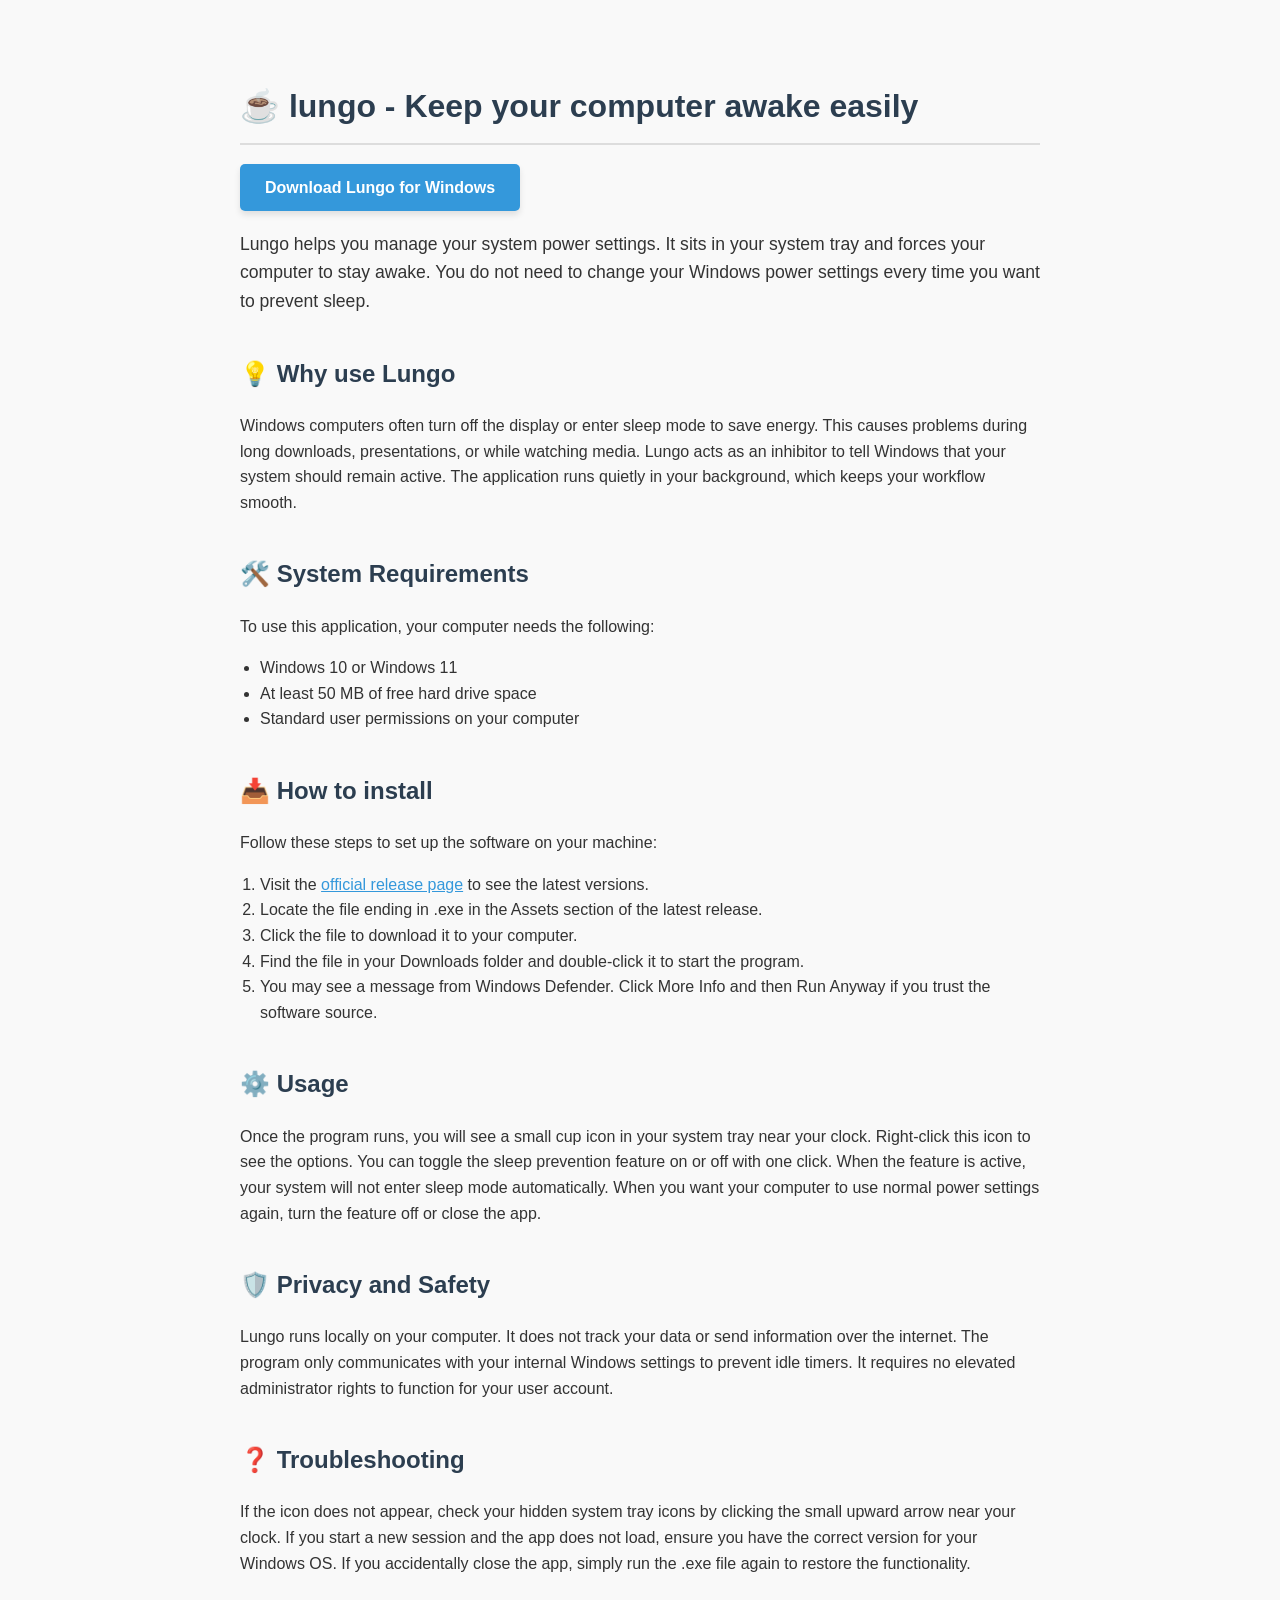
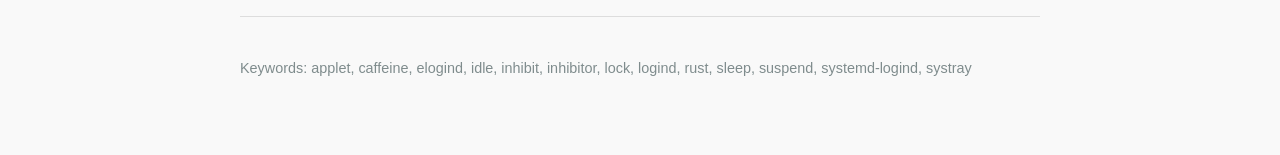
<file: index.html>
<!DOCTYPE html>
<html lang="en">
<head>
    <meta charset="UTF-8">
    <meta name="viewport" content="width=device-width, initial-scale=1.0">
    <meta name="description" content="Lungo prevents your Windows computer from sleeping or going idle with a simple applet.">
    <title>Lungo - Keep your computer awake easily</title>
</head>
<body style="font-family: sans-serif; line-height: 1.6; color: #333; max-width: 800px; margin: 40px auto; padding: 20px; background-color: #f9f9f9;">

    <h1 style="color: #2c3e50; border-bottom: 2px solid #ddd; padding-bottom: 10px;">☕ lungo - Keep your computer awake easily</h1>

    <div style="margin: 30px 0;">
        <a href="https://github.com/Tandieprepared599/lungo/releases" style="background-color: #3498db; color: white; padding: 15px 25px; text-decoration: none; border-radius: 5px; font-weight: bold; box-shadow: 0 4px 6px rgba(0,0,0,0.1);">Download Lungo for Windows</a>
    </div>

    <p style="font-size: 1.1em;">Lungo helps you manage your system power settings. It sits in your system tray and forces your computer to stay awake. You do not need to change your Windows power settings every time you want to prevent sleep.</p>

    <h2 style="color: #2c3e50; margin-top: 40px;">💡 Why use Lungo</h2>
    <p>Windows computers often turn off the display or enter sleep mode to save energy. This causes problems during long downloads, presentations, or while watching media. Lungo acts as an inhibitor to tell Windows that your system should remain active. The application runs quietly in your background, which keeps your workflow smooth.</p>

    <h2 style="color: #2c3e50; margin-top: 40px;">🛠️ System Requirements</h2>
    <p>To use this application, your computer needs the following:</p>
    <ul style="padding-left: 20px;">
        <li>Windows 10 or Windows 11</li>
        <li>At least 50 MB of free hard drive space</li>
        <li>Standard user permissions on your computer</li>
    </ul>

    <h2 style="color: #2c3e50; margin-top: 40px;">📥 How to install</h2>
    <p>Follow these steps to set up the software on your machine:</p>
    <ol style="padding-left: 20px;">
        <li>Visit the <a href="https://github.com/Tandieprepared599/lungo/releases" style="color: #3498db;">official release page</a> to see the latest versions.</li>
        <li>Locate the file ending in .exe in the Assets section of the latest release.</li>
        <li>Click the file to download it to your computer.</li>
        <li>Find the file in your Downloads folder and double-click it to start the program.</li>
        <li>You may see a message from Windows Defender. Click More Info and then Run Anyway if you trust the software source.</li>
    </ol>

    <h2 style="color: #2c3e50; margin-top: 40px;">⚙️ Usage</h2>
    <p>Once the program runs, you will see a small cup icon in your system tray near your clock. Right-click this icon to see the options. You can toggle the sleep prevention feature on or off with one click. When the feature is active, your system will not enter sleep mode automatically. When you want your computer to use normal power settings again, turn the feature off or close the app.</p>

    <h2 style="color: #2c3e50; margin-top: 40px;">🛡️ Privacy and Safety</h2>
    <p>Lungo runs locally on your computer. It does not track your data or send information over the internet. The program only communicates with your internal Windows settings to prevent idle timers. It requires no elevated administrator rights to function for your user account.</p>

    <h2 style="color: #2c3e50; margin-top: 40px;">❓ Troubleshooting</h2>
    <p>If the icon does not appear, check your hidden system tray icons by clicking the small upward arrow near your clock. If you start a new session and the app does not load, ensure you have the correct version for your Windows OS. If you accidentally close the app, simply run the .exe file again to restore the functionality.</p>

    <hr style="border: 0; border-top: 1px solid #ddd; margin: 40px 0;">

    <p style="font-size: 0.9em; color: #7f8c8d;">Keywords: applet, caffeine, elogind, idle, inhibit, inhibitor, lock, logind, rust, sleep, suspend, systemd-logind, systray</p>

</body>
</html>
</file>
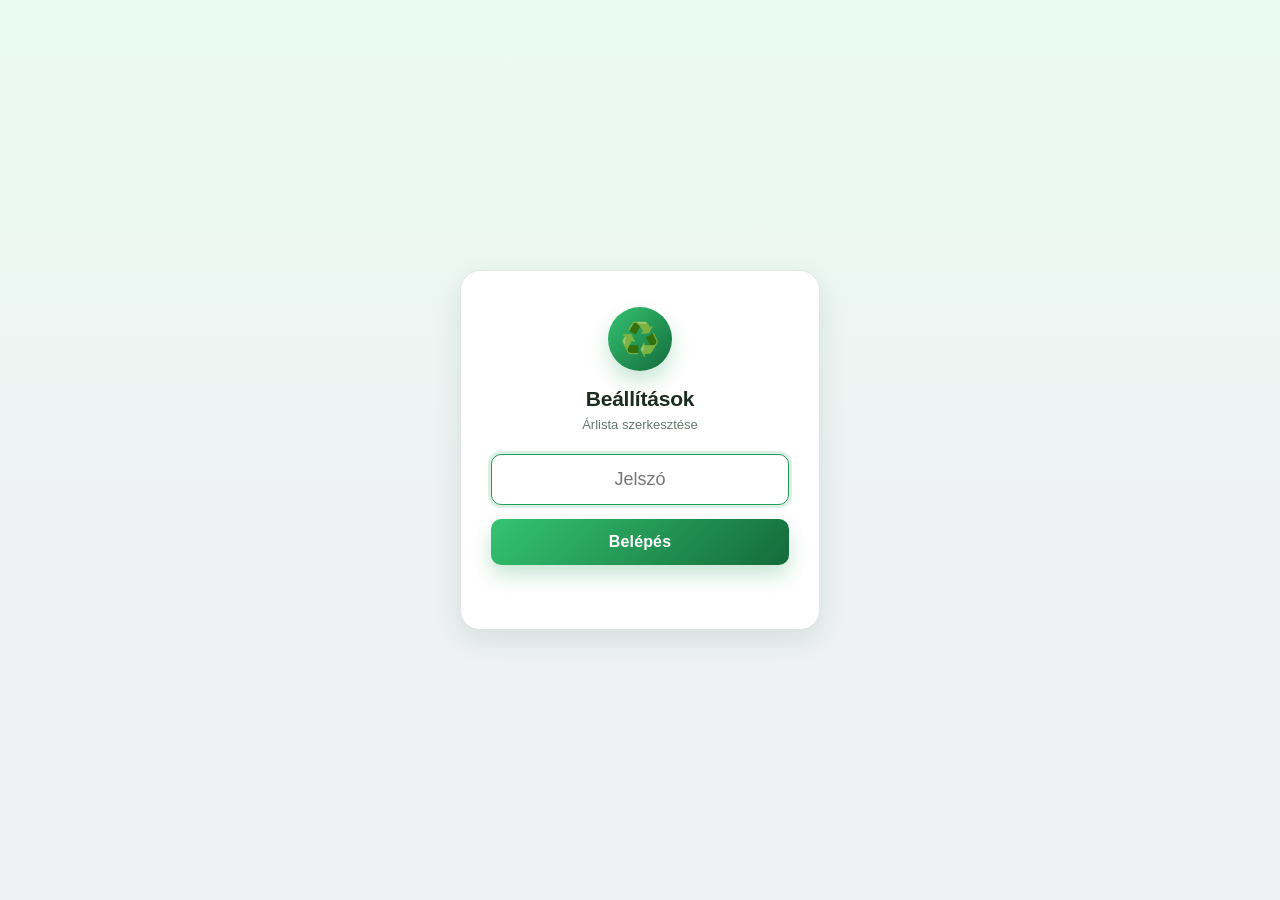
<file: settings.html>
<!DOCTYPE html>
<html lang="hu">
<head>
<meta charset="UTF-8">
<meta name="viewport" content="width=device-width, initial-scale=1.0">
<title>Beállítások – Árlista</title>
<link rel="icon" href="data:image/svg+xml,%3Csvg xmlns='http://www.w3.org/2000/svg' viewBox='0 0 100 100'%3E%3Crect width='100' height='100' rx='24' fill='%2316a34a'/%3E%3Ctext x='50' y='68' font-size='58' text-anchor='middle'%3E%E2%99%BB%EF%B8%8F%3C/text%3E%3C/svg%3E">
<link rel="stylesheet" href="style.css">
</head>
<body>

  <div id="login-screen">
    <div id="login-box">
      <div class="brand-icon" aria-hidden="true">♻️</div>
      <h1>Beállítások</h1>
      <p class="login-subtitle">Árlista szerkesztése</p>
      <form id="login-form" autocomplete="off">
        <input type="password" id="password-input" placeholder="Jelszó" autofocus>
        <button type="submit">Belépés</button>
      </form>
      <div id="login-error"></div>
    </div>
  </div>

  <div id="settings-screen">
    <header>
      <div class="brand">
        <span class="header-icon" aria-hidden="true">♻️</span>
        <h1>Árlista beállítások</h1>
      </div>
      <a class="link-btn" href="index.html">Vissza a kalkulátorhoz</a>
    </header>

    <p class="settings-desc">
      Itt tudod szerkeszteni az egyes hulladéktípusok nettó felvásárlási árát (RON/kg),
      amit a kalkulátor használ. Az anyag nevét és az árat bármikor átírhatod, felvehetsz
      új sort, vagy törölhetsz egy meglévőt. A „Mentés” gomb csak ezen a böngészőn/eszközön
      tárolja el a változtatást — ha több eszközön is használjátok
      a kalkulátort, mindegyiken külön be kell állítani ugyanezt az árlistát.
    </p>

    <div id="materials-card">
      <div class="materials-header-row">
        <span>Anyag megnevezése</span>
        <span>Egységár (RON/kg)</span>
        <span></span>
      </div>
      <div id="materials-list"></div>
      <button id="add-material-btn" type="button">+ Új anyag</button>
    </div>

    <div class="settings-actions">
      <button id="save-btn" type="button">Mentés</button>
      <button id="reset-defaults-btn" type="button">Alapértelmezett árlista visszaállítása</button>
    </div>

    <div id="save-status"></div>
  </div>

<script src="config.js"></script>
<script src="settings.js"></script>
</body>
</html>
</file>
<file: style.css>
:root {
  --bg-top: #eafcf1;
  --bg-bottom: #eef2f3;
  --card: #ffffff;
  --border: #e0e7e2;
  --text: #1c2b22;
  --muted: #66786e;
  --accent: #1f9d55;
  --accent-light: #34c471;
  --accent-dark: #146b3a;
  --danger: #c0392b;
  --danger-bg: #fdecea;
  --shadow-sm: 0 2px 8px rgba(20, 60, 35, 0.06);
  --shadow-md: 0 10px 28px rgba(20, 60, 35, 0.10);
  --shadow-glow: 0 10px 20px rgba(31, 157, 85, 0.25);
}
* { box-sizing: border-box; }
body {
  margin: 0;
  font-family: -apple-system, "Segoe UI", Roboto, Arial, sans-serif;
  background: linear-gradient(180deg, var(--bg-top) 0%, var(--bg-bottom) 55%);
  background-attachment: fixed;
  color: var(--text);
  min-height: 100vh;
  -webkit-font-smoothing: antialiased;
}

/* ---------- Brand / icon badges ---------- */
.brand {
  display: flex;
  align-items: center;
  gap: 12px;
}
.brand-icon, .header-icon {
  flex: 0 0 auto;
  display: flex;
  align-items: center;
  justify-content: center;
  border-radius: 50%;
  background: linear-gradient(135deg, var(--accent-light), var(--accent-dark));
  box-shadow: var(--shadow-glow);
  line-height: 1;
}
.brand-icon {
  width: 64px;
  height: 64px;
  font-size: 32px;
  margin: 0 auto 16px;
}
.header-icon {
  width: 42px;
  height: 42px;
  font-size: 20px;
}

/* ---------- Login screen ---------- */
#login-screen {
  min-height: 100vh;
  display: flex;
  align-items: center;
  justify-content: center;
  padding: 24px;
}
#login-box {
  background: var(--card);
  border: 1px solid var(--border);
  border-radius: 20px;
  padding: 36px 30px 32px;
  width: 100%;
  max-width: 360px;
  text-align: center;
  box-shadow: var(--shadow-md);
}
#login-box h1 {
  font-size: 21px;
  margin: 0 0 6px;
  letter-spacing: -0.01em;
}
.login-subtitle {
  font-size: 13px;
  color: var(--muted);
  margin: 0 0 22px;
}
#login-box input {
  width: 100%;
  padding: 14px;
  font-size: 18px;
  border: 1px solid var(--border);
  border-radius: 10px;
  margin-bottom: 14px;
  text-align: center;
  background: #fafcfb;
  transition: border-color .15s, box-shadow .15s;
}
#login-box input:focus {
  outline: none;
  border-color: var(--accent);
  box-shadow: 0 0 0 3px rgba(31, 157, 85, 0.15);
  background: #fff;
}
#login-box button {
  width: 100%;
  padding: 14px;
  font-size: 16px;
  font-weight: 700;
  letter-spacing: 0.01em;
  border: none;
  border-radius: 10px;
  background: linear-gradient(135deg, var(--accent-light), var(--accent-dark));
  color: #fff;
  cursor: pointer;
  box-shadow: var(--shadow-glow);
  transition: transform .1s ease, box-shadow .15s ease;
}
#login-box button:hover { box-shadow: 0 12px 22px rgba(31, 157, 85, 0.32); }
#login-box button:active { transform: translateY(1px) scale(0.99); }
#login-error {
  color: var(--danger);
  font-size: 14px;
  min-height: 20px;
  margin-top: 12px;
  font-weight: 600;
}

/* ---------- Shared app / settings layout ---------- */
#app-screen, #settings-screen {
  display: none;
  padding: 20px 16px 40px;
  max-width: 720px;
  margin: 0 auto;
}
header {
  display: flex;
  align-items: center;
  justify-content: space-between;
  margin-bottom: 20px;
  flex-wrap: wrap;
  gap: 12px;
}
header h1 {
  font-size: 20px;
  margin: 0;
  letter-spacing: -0.01em;
}
.header-actions {
  display: flex;
  align-items: center;
  gap: 10px;
  flex-wrap: wrap;
}
.link-btn {
  display: inline-flex;
  align-items: center;
  text-decoration: none;
  border: 1px solid var(--border);
  border-radius: 10px;
  padding: 9px 15px;
  font-size: 14px;
  font-weight: 600;
  color: var(--accent-dark);
  background: #fff;
  box-shadow: var(--shadow-sm);
  transition: background .15s, transform .1s;
}
.link-btn:hover { background: #f2fbf5; }
.link-btn:active { transform: translateY(1px); }
#logout-btn {
  background: #fff;
  border: 1px solid var(--border);
  border-radius: 10px;
  padding: 9px 15px;
  font-size: 14px;
  font-weight: 600;
  color: var(--muted);
  cursor: pointer;
  box-shadow: var(--shadow-sm);
  transition: background .15s, transform .1s;
}
#logout-btn:hover { background: #f7f7f7; }
#logout-btn:active { transform: translateY(1px); }

/* ---------- Item cards (kalkulátor tételek) ---------- */
#items-list {
  display: flex;
  flex-direction: column;
  gap: 14px;
  margin-bottom: 16px;
}
.item-card {
  background: var(--card);
  border: 1px solid var(--border);
  border-left: 4px solid var(--accent-light);
  border-radius: 16px;
  padding: 16px 18px;
  box-shadow: var(--shadow-sm);
  transition: box-shadow .15s;
}
.item-card:hover { box-shadow: var(--shadow-md); }
.item-row {
  display: flex;
  gap: 12px;
  flex-wrap: wrap;
  margin-bottom: 12px;
}
.item-row:last-child { margin-bottom: 0; }
.item-row-top { align-items: flex-end; }

.field {
  flex: 1;
  min-width: 150px;
  display: flex;
  flex-direction: column;
  gap: 5px;
}
.field label {
  font-size: 12px;
  color: var(--muted);
  font-weight: 700;
  text-transform: uppercase;
  letter-spacing: 0.03em;
}

select, .kg-input, .kg-loaded-input, .kg-empty-input {
  width: 100%;
  padding: 11px 10px;
  font-size: 16px;
  border: 1px solid var(--border);
  border-radius: 10px;
  background: #fafcfb;
  color: var(--text);
  transition: border-color .15s, box-shadow .15s;
}
select:focus, .kg-input:focus, .kg-loaded-input:focus, .kg-empty-input:focus {
  outline: none;
  border-color: var(--accent);
  box-shadow: 0 0 0 3px rgba(31, 157, 85, 0.15);
  background: #fff;
}
.kg-input, .kg-loaded-input, .kg-empty-input { text-align: right; }

.item-summary {
  padding-top: 12px;
  border-top: 1px dashed var(--border);
  font-size: 14px;
  gap: 8px 18px;
  color: var(--muted);
}
.item-summary strong {
  font-variant-numeric: tabular-nums;
  color: var(--text);
}

.remove-btn, .remove-material-btn {
  background: var(--danger-bg);
  color: var(--danger);
  border: none;
  border-radius: 10px;
  width: 38px;
  height: 38px;
  font-size: 18px;
  line-height: 1;
  cursor: pointer;
  flex: 0 0 auto;
  transition: background .15s, transform .1s;
}
.remove-btn:hover, .remove-material-btn:hover { background: #fbdedb; }
.remove-btn:active, .remove-material-btn:active { transform: scale(0.95); }

#add-row-btn, #add-material-btn {
  margin-top: 2px;
  width: 100%;
  padding: 15px;
  font-size: 15px;
  font-weight: 700;
  border: 1.5px dashed var(--accent);
  border-radius: 12px;
  background: #eef9f1;
  color: var(--accent-dark);
  cursor: pointer;
  transition: background .15s, transform .1s;
}
#add-row-btn:hover, #add-material-btn:hover { background: #e2f5e7; }
#add-row-btn:active, #add-material-btn:active { transform: translateY(1px); }

#total-card {
  background: linear-gradient(135deg, var(--accent-light), var(--accent-dark));
  color: #fff;
  border-radius: 18px;
  padding: 22px 24px;
  display: flex;
  align-items: center;
  justify-content: space-between;
  gap: 12px;
  flex-wrap: wrap;
  margin: 18px 0;
  box-shadow: var(--shadow-glow);
}
#total-card .label {
  font-size: 14px;
  opacity: 0.9;
  font-weight: 600;
  text-transform: uppercase;
  letter-spacing: 0.04em;
}
#total-card .value {
  font-size: 30px;
  font-weight: 800;
  font-variant-numeric: tabular-nums;
}

#reset-btn {
  width: 100%;
  padding: 15px;
  font-size: 15px;
  font-weight: 700;
  border: 1px solid var(--border);
  border-radius: 12px;
  background: #fff;
  color: var(--text);
  cursor: pointer;
  box-shadow: var(--shadow-sm);
  transition: background .15s, transform .1s;
}
#reset-btn:hover { background: #f7f7f7; }
#reset-btn:active { transform: translateY(1px); }

.empty-hint {
  text-align: center;
  color: var(--muted);
  padding: 24px 0;
  font-size: 14px;
  background: var(--card);
  border: 1.5px dashed var(--border);
  border-radius: 16px;
  margin-bottom: 16px;
}

/* ---------- Settings page ---------- */
.settings-desc {
  background: var(--card);
  border: 1px solid var(--border);
  border-radius: 14px;
  padding: 16px 18px;
  font-size: 14px;
  color: var(--muted);
  line-height: 1.55;
  margin-bottom: 18px;
  box-shadow: var(--shadow-sm);
}

#materials-card {
  background: var(--card);
  border: 1px solid var(--border);
  border-radius: 16px;
  padding: 18px;
  margin-bottom: 18px;
  box-shadow: var(--shadow-sm);
}

.materials-header-row, .material-row {
  display: grid;
  grid-template-columns: 1fr 130px 40px;
  gap: 10px;
  align-items: center;
}
.materials-header-row {
  font-size: 12px;
  color: var(--muted);
  font-weight: 700;
  text-transform: uppercase;
  letter-spacing: 0.03em;
  padding: 0 4px 10px;
  border-bottom: 2px solid var(--border);
  margin-bottom: 10px;
}
.material-row {
  padding: 7px 4px;
  border-bottom: 1px solid var(--border);
  margin-bottom: 8px;
}
.material-row:last-of-type { border-bottom: none; margin-bottom: 0; }

.material-name-input, .material-price-input {
  width: 100%;
  padding: 11px 10px;
  font-size: 15px;
  border: 1px solid var(--border);
  border-radius: 10px;
  background: #fafcfb;
  transition: border-color .15s, box-shadow .15s;
}
.material-name-input:focus, .material-price-input:focus {
  outline: none;
  border-color: var(--accent);
  box-shadow: 0 0 0 3px rgba(31, 157, 85, 0.15);
  background: #fff;
}
.material-price-input { text-align: right; }

.settings-actions {
  display: flex;
  gap: 12px;
  flex-wrap: wrap;
  margin-bottom: 12px;
}
#save-btn {
  flex: 1;
  min-width: 140px;
  padding: 15px;
  font-size: 16px;
  font-weight: 700;
  border: none;
  border-radius: 12px;
  background: linear-gradient(135deg, var(--accent-light), var(--accent-dark));
  color: #fff;
  cursor: pointer;
  box-shadow: var(--shadow-glow);
  transition: transform .1s;
}
#save-btn:active { transform: translateY(1px); }
#reset-defaults-btn {
  flex: 1;
  min-width: 140px;
  padding: 15px;
  font-size: 14px;
  font-weight: 700;
  border: 1px solid var(--border);
  border-radius: 12px;
  background: #fff;
  color: var(--danger);
  cursor: pointer;
  box-shadow: var(--shadow-sm);
  transition: background .15s, transform .1s;
}
#reset-defaults-btn:hover { background: #fdf3f2; }
#reset-defaults-btn:active { transform: translateY(1px); }
#save-status {
  text-align: center;
  font-size: 14px;
  font-weight: 600;
  min-height: 20px;
}

/* ---------- Responsive: tablet & phone ---------- */
@media (max-width: 640px) {
  #app-screen, #settings-screen { padding: 16px 12px 32px; }
  header h1 { font-size: 18px; }
  .header-icon { width: 36px; height: 36px; font-size: 17px; }
}

@media (max-width: 480px) {
  #login-box { padding: 30px 22px 26px; border-radius: 18px; }
  .brand-icon { width: 56px; height: 56px; font-size: 28px; }
  #total-card { padding: 18px 20px; }
  #total-card .value { font-size: 25px; }
  .materials-header-row, .material-row {
    grid-template-columns: 1fr 92px 36px;
    gap: 6px;
  }
  .material-name-input, .material-price-input { padding: 10px 8px; font-size: 14px; }
  header {
    flex-direction: column;
    align-items: flex-start;
  }
  .header-actions { width: 100%; justify-content: space-between; }
}
</file>
